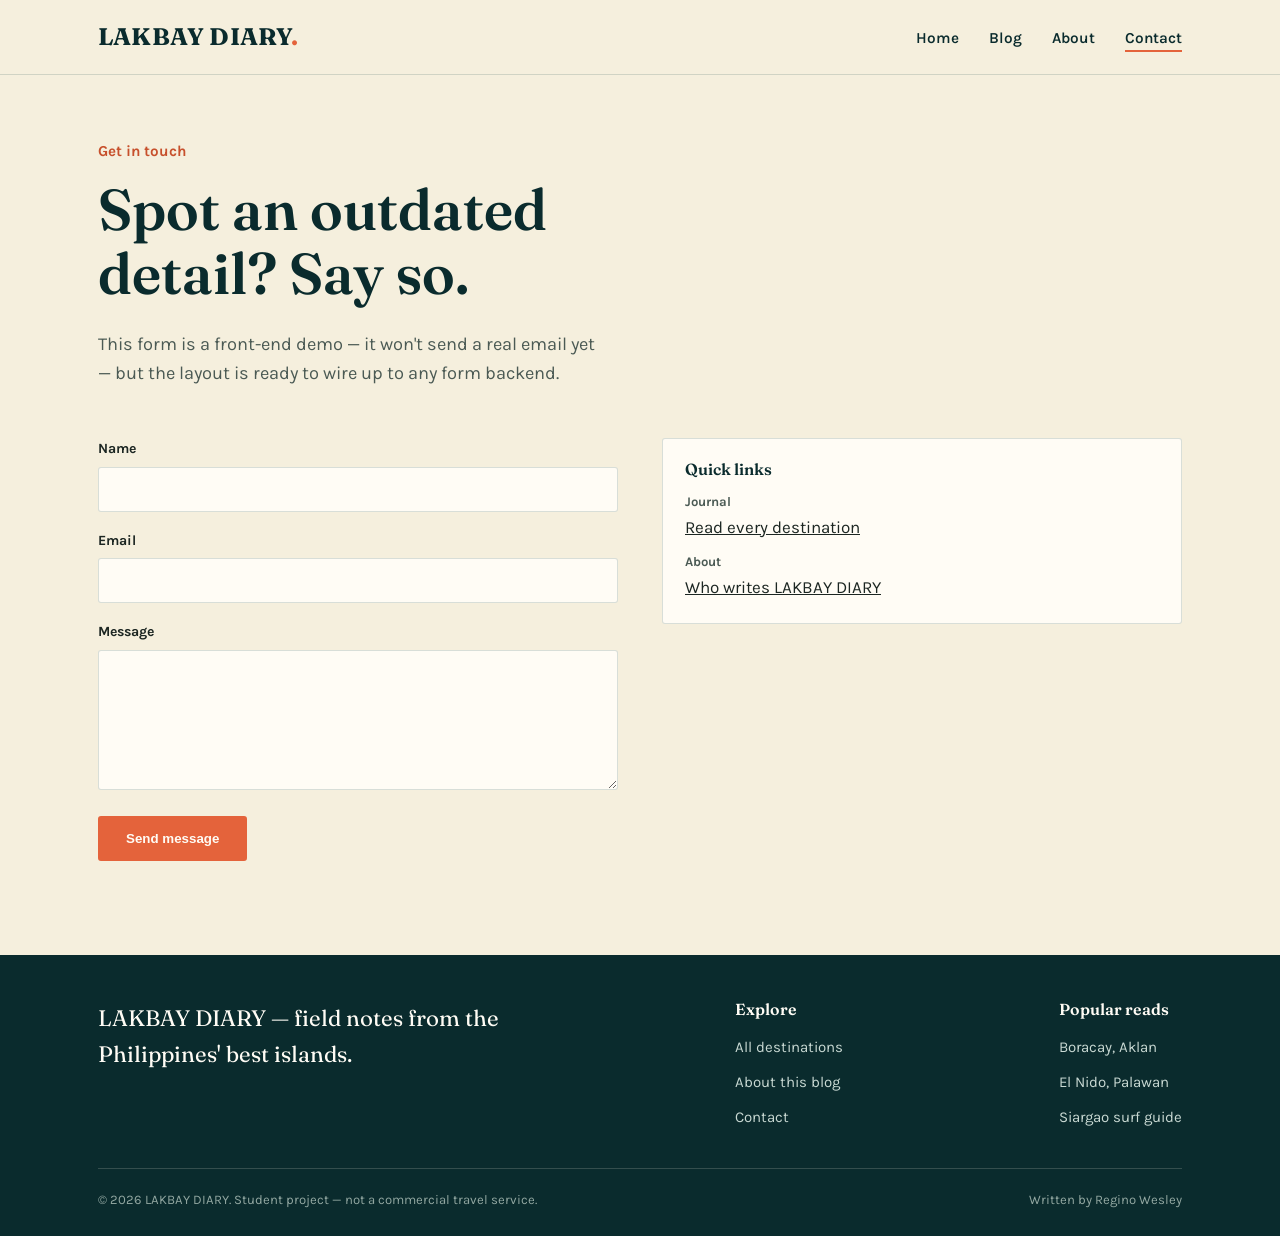
<file: contact.html>
<!DOCTYPE html>
<html lang="en">
<head>
<meta charset="UTF-8">
<meta name="viewport" content="width=device-width, initial-scale=1.0">
<title>Contact — Kapuluan</title>
<meta name="description" content="Get in touch with the Kapuluan travel journal.">
<link rel="stylesheet" href="css/style.css">
</head>
<body>
<header class="site-header">
    <nav class="nav">
      <a class="brand" href="index.html">LAKBAY DIARY<span>.</span></a>
      <button class="nav-toggle" aria-label="Toggle navigation" aria-expanded="false"><span></span></button>
      <ul class="nav-links">
        <li><a href="index.html">Home</a></li><li><a href="blog.html">Blog</a></li><li><a href="about.html">About</a></li><li><a href="contact.html" aria-current="page">Contact</a></li>
      </ul>
    </nav>
  </header>

  <main>
    <section class="hero" style="padding-bottom:20px;">
      <div class="wrap">
        <p class="hero-eyebrow-note">Get in touch</p>
        <h1 style="max-width:14ch;">Spot an outdated detail? Say so.</h1>
        <p class="lede">This form is a front-end demo — it won't send a real email yet — but the layout is ready to wire up to any form backend.</p>
      </div>
    </section>
    <section style="padding-top:10px;">
      <div class="wrap two-col">
        <div>
          <form id="contact-form">
            <div class="field">
              <label for="name">Name</label>
              <input id="name" name="name" type="text" required>
            </div>
            <div class="field">
              <label for="email">Email</label>
              <input id="email" name="email" type="email" required>
            </div>
            <div class="field">
              <label for="message">Message</label>
              <textarea id="message" name="message" rows="6" required></textarea>
            </div>
            <button class="btn" type="submit">Send message</button>
            <p id="form-note" style="display:none; margin-top:14px; color:var(--leaf); font-weight:600;"></p>
          </form>
        </div>
        <div class="sidebar-card">
          <h4>Quick links</h4>
          <dl>
            <dt>Journal</dt>
            <dd><a href="blog.html">Read every destination</a></dd>
            <dt>About</dt>
            <dd><a href="about.html">Who writes LAKBAY DIARY</a></dd>
          </dl>
        </div>
      </div>
    </section>
  </main>

<footer class="site-footer">
    <div class="wrap">
      <div class="footer-grid">
        <div>
          <p class="footer-brand">LAKBAY DIARY — field notes from the Philippines' best islands.</p>
        </div>
        <div>
          <h4>Explore</h4>
          <ul>
            <li><a href="blog.html">All destinations</a></li>
            <li><a href="about.html">About this blog</a></li>
            <li><a href="contact.html">Contact</a></li>
          </ul>
        </div>
        <div>
          <h4>Popular reads</h4>
          <ul>
            <li><a href="posts/boracay.html">Boracay, Aklan</a></li>
            <li><a href="posts/el-nido.html">El Nido, Palawan</a></li>
            <li><a href="posts/siargao.html">Siargao surf guide</a></li>
          </ul>
        </div>
      </div>
      <div class="footer-bottom">
        <span>&copy; 2026 LAKBAY DIARY. Student project — not a commercial travel service.</span>
        <span>Written by Regino Wesley</span>
      </div>
    </div>
  </footer>
<script src="js/main.js"></script>
</body>
</html>
</file>
<file: css/style.css>
/* ============================================================
   KAPULUAN — field notes from the Philippines' best islands
   Design tokens
   ============================================================ */

@import url('https://fonts.googleapis.com/css2?family=Fraunces:opsz,wght@9..144,400;9..144,500;9..144,600;9..144,700&family=Karla:wght@400;500;600;700&display=swap');

:root{
  --teal-deep:   #0F3F42;
  --teal-ink:    #0A2B2D;
  --sand:        #F5EFDD;
  --paper:       #FFFCF5;
  --coral:       #E4633B;
  --coral-dim:   #C7502C;
  --leaf:        #5A7F52;
  --ink:         #1C2622;
  --ink-soft:    #4B5A54;
  --line:        rgba(15,63,66,0.16);

  --font-display: 'Fraunces', Georgia, serif;
  --font-body: 'Karla', -apple-system, BlinkMacSystemFont, sans-serif;

  --max-w: 1140px;
  --radius: 3px;
}

*, *::before, *::after{ box-sizing: border-box; }
html{ scroll-behavior: smooth; }

body{
  margin:0;
  background: var(--sand);
  color: var(--ink);
  font-family: var(--font-body);
  font-size: 17px;
  line-height: 1.6;
  -webkit-font-smoothing: antialiased;
}

img{ max-width:100%; display:block; }

a{ color: inherit; }

.wrap{
  max-width: var(--max-w);
  margin: 0 auto;
  padding: 0 28px;
}

h1,h2,h3,h4{
  font-family: var(--font-display);
  font-weight: 600;
  line-height: 1.12;
  margin: 0 0 0.4em;
  color: var(--teal-ink);
}

p{ margin: 0 0 1.1em; max-width: 66ch; }

@media (prefers-reduced-motion: reduce){
  html{ scroll-behavior: auto; }
  *{ animation-duration: 0.001ms !important; transition-duration: 0.001ms !important; }
}

:focus-visible{
  outline: 2px solid var(--coral);
  outline-offset: 3px;
}

/* ---------- header / nav ---------- */
.site-header{
  position: sticky;
  top: 0;
  z-index: 40;
  background: var(--sand);
  border-bottom: 1px solid var(--line);
}

.nav{
  display:flex;
  align-items:center;
  justify-content:space-between;
  padding: 18px 28px;
  max-width: var(--max-w);
  margin: 0 auto;
}

.brand{
  font-family: var(--font-display);
  font-size: 1.5rem;
  font-weight: 700;
  color: var(--teal-ink);
  text-decoration:none;
  letter-spacing: 0.2px;
}
.brand span{ color: var(--coral); }

.nav-links{
  display:flex;
  gap: 30px;
  list-style:none;
  margin:0; padding:0;
}
.nav-links a{
  text-decoration:none;
  font-weight: 600;
  font-size: 0.96rem;
  color: var(--teal-ink);
  padding-bottom: 3px;
  border-bottom: 2px solid transparent;
  transition: border-color 0.15s ease;
}
.nav-links a:hover,
.nav-links a[aria-current="page"]{
  border-bottom-color: var(--coral);
}

.nav-toggle{
  display:none;
  background:none;
  border: 1.5px solid var(--teal-ink);
  border-radius: var(--radius);
  width: 42px; height: 38px;
  cursor:pointer;
  position: relative;
}
.nav-toggle span,
.nav-toggle span::before,
.nav-toggle span::after{
  content:"";
  position:absolute;
  left: 10px; right: 10px;
  height: 2px;
  background: var(--teal-ink);
}
.nav-toggle span{ top: 18px; }
.nav-toggle span::before{ top: -6px; }
.nav-toggle span::after{ top: 6px; }

@media (max-width: 760px){
  .nav-toggle{ display:block; }
  .nav-links{
    position: absolute;
    top: 100%; left:0; right:0;
    background: var(--paper);
    flex-direction: column;
    gap: 0;
    max-height: 0;
    overflow: hidden;
    border-bottom: 1px solid var(--line);
    transition: max-height 0.25s ease;
  }
  .nav-links.open{ max-height: 320px; }
  .nav-links li{ border-top: 1px solid var(--line); }
  .nav-links a{ display:block; padding: 16px 28px; border-bottom:none; }
  .nav-links a[aria-current="page"]{ color: var(--coral); }
}

/* ---------- hero ---------- */
.hero{
  padding: 64px 0 56px;
}
.hero-grid{
  display:grid;
  grid-template-columns: 1.1fr 0.9fr;
  gap: 48px;
  align-items:center;
}
.hero-eyebrow-note{
  color: var(--coral-dim);
  font-weight: 700;
  font-size: 0.95rem;
  margin-bottom: 14px;
}
.hero h1{
  font-size: clamp(2.4rem, 5vw, 3.6rem);
  max-width: 12ch;
}
.hero p.lede{
  font-size: 1.14rem;
  color: var(--ink-soft);
  max-width: 46ch;
}
.hero-figure{
  position: relative;
  border-radius: var(--radius);
  overflow: hidden;
  box-shadow: 10px 14px 0 var(--teal-deep);
}
.hero-figure img{ width:100%; height: 420px; object-fit: cover; }
.hero-figure figcaption{
  position:absolute; left:0; right:0; bottom:0;
  background: rgba(10,43,45,0.82);
  color: var(--sand);
  font-size: 0.85rem;
  padding: 9px 14px;
}

.btn{
  display:inline-block;
  background: var(--coral);
  color: var(--paper);
  text-decoration:none;
  font-weight: 700;
  padding: 13px 26px;
  border-radius: var(--radius);
  border: 2px solid var(--coral);
  transition: background 0.15s ease, color 0.15s ease;
}
.btn:hover{ background: transparent; color: var(--coral-dim); }
.btn-outline{
  background: transparent;
  color: var(--teal-ink);
  border-color: var(--teal-ink);
}
.btn-outline:hover{ background: var(--teal-ink); color: var(--sand); }

@media (max-width: 760px){
  .hero-grid{ grid-template-columns: 1fr; }
  .hero-figure{ order: -1; box-shadow: 6px 8px 0 var(--teal-deep); }
  .hero-figure img{ height: 260px; }
}

/* ---------- section headings ---------- */
.section-head{
  display:flex;
  justify-content:space-between;
  align-items: flex-end;
  gap: 20px;
  margin-bottom: 30px;
  border-bottom: 1px solid var(--line);
  padding-bottom: 16px;
}
.section-head h2{ font-size: 1.9rem; margin:0; }
.section-head .count{ color: var(--ink-soft); font-size: 0.95rem; white-space: nowrap; }

section{ padding: 54px 0; }
section.alt{ background: var(--paper); border-top: 1px solid var(--line); border-bottom: 1px solid var(--line); }

/* ---------- destination grid (index highlights) ---------- */
.dest-grid{
  display:grid;
  grid-template-columns: repeat(4, 1fr);
  gap: 22px;
}
.dest-card{
  text-decoration:none;
  color: var(--ink);
  display:block;
}
.dest-card .thumb{
  border-radius: var(--radius);
  overflow:hidden;
  aspect-ratio: 4/5;
}
.dest-card img{ width:100%; height:100%; object-fit:cover; transition: transform 0.4s ease; }
.dest-card:hover img{ transform: scale(1.05); }
.dest-card h3{
  font-size: 1.15rem;
  margin: 12px 0 2px;
}
.dest-card .loc{ color: var(--ink-soft); font-size: 0.88rem; }

@media (max-width: 900px){ .dest-grid{ grid-template-columns: repeat(2,1fr); } }
@media (max-width: 520px){ .dest-grid{ grid-template-columns: 1fr 1fr; gap: 14px; } }

/* ---------- blog listing (magazine grid) ---------- */
.mag-grid{
  display:grid;
  grid-template-columns: repeat(6, 1fr);
  grid-auto-rows: 10px;
  gap: 22px;
}
.mag-item{
  grid-column: span 3;
  grid-row: span 30;
  text-decoration:none;
  color: var(--ink);
  background: var(--paper);
  border: 1px solid var(--line);
  border-radius: var(--radius);
  overflow:hidden;
  display:flex;
  flex-direction:column;
}
.mag-item.featured{
  grid-column: span 6;
  grid-row: span 42;
  flex-direction: row;
}
.mag-item .thumb{ overflow:hidden; flex: 1 1 55%; }
.mag-item.featured .thumb{ flex-basis: 55%; }
.mag-item:not(.featured) .thumb{ height: 210px; }
.mag-item img{ width:100%; height:100%; object-fit:cover; transition: transform 0.4s ease; }
.mag-item:hover img{ transform: scale(1.04); }
.mag-body{ padding: 22px 24px; flex: 1 1 45%; display:flex; flex-direction:column; justify-content:center; }
.mag-item .tag{ color: var(--coral-dim); font-weight:700; font-size: 0.85rem; margin-bottom: 8px; }
.mag-item h3{ font-size: 1.4rem; margin-bottom: 8px; }
.mag-item.featured h3{ font-size: 2rem; }
.mag-item p{ color: var(--ink-soft); font-size: 0.96rem; margin-bottom: 0; }

@media (max-width: 900px){
  .mag-grid{ grid-template-columns: 1fr 1fr; }
  .mag-item{ grid-column: span 1 !important; grid-row: span 34 !important; flex-direction:column !important; }
  .mag-item .thumb{ height: 190px; flex-basis: auto; }
  .mag-item.featured h3{ font-size: 1.5rem; }
}
@media (max-width: 560px){
  .mag-grid{ grid-template-columns: 1fr; }
}

/* ---------- post page ---------- */
.post-hero{
  height: 46vh;
  min-height: 320px;
  position: relative;
  overflow:hidden;
}
.post-hero img{ width:100%; height:100%; object-fit:cover; }
.post-hero::after{
  content:"";
  position:absolute; inset:0;
  background: linear-gradient(180deg, rgba(10,43,45,0) 40%, rgba(10,43,45,0.78) 100%);
}
.post-hero-text{
  position:absolute; left:0; right:0; bottom:0;
  padding: 34px 28px;
  max-width: var(--max-w);
  margin: 0 auto;
  color: var(--sand);
}
.post-hero-text .tag{ color: #F3C6AE; font-weight:700; font-size: 0.9rem; margin-bottom: 6px; }
.post-hero-text h1{ color: var(--paper); font-size: clamp(2rem, 5vw, 3.1rem); margin-bottom: 0; }

.post-body{ padding: 48px 0 20px; }
.post-layout{
  display:grid;
  grid-template-columns: 2.1fr 1fr;
  gap: 52px;
}
.post-layout .content p{ max-width: none; font-size: 1.06rem; }
.post-layout .content h2{ font-size: 1.5rem; margin-top: 1.3em; }
.post-layout .content ul{ padding-left: 1.2em; color: var(--ink-soft); }
.post-layout .content li{ margin-bottom: 0.4em; }

.sidebar-card{
  background: var(--paper);
  border: 1px solid var(--line);
  border-radius: var(--radius);
  padding: 22px;
  margin-bottom: 20px;
}
.sidebar-card h4{ font-size: 1rem; margin-bottom: 12px; }
.sidebar-card dl{ margin:0; }
.sidebar-card dt{ font-weight:700; font-size: 0.82rem; color: var(--ink-soft); margin-top: 10px; }
.sidebar-card dd{ margin: 2px 0 0; }

@media (max-width: 820px){
  .post-layout{ grid-template-columns: 1fr; }
}

.post-nav{
  display:flex;
  justify-content:space-between;
  gap: 20px;
  border-top: 1px solid var(--line);
  margin-top: 34px;
  padding-top: 26px;
}
.post-nav a{ text-decoration:none; font-weight:700; color: var(--teal-ink); }
.post-nav a:hover{ color: var(--coral-dim); }
.post-nav .dir{ display:block; color: var(--ink-soft); font-weight: 500; font-size: 0.82rem; }

/* ---------- misc content blocks ---------- */
.callout{
  background: var(--teal-deep);
  color: var(--sand);
  border-radius: var(--radius);
  padding: 40px 36px;
  display:flex;
  justify-content:space-between;
  align-items:center;
  gap: 24px;
  flex-wrap: wrap;
}
.callout h2{ color: var(--paper); margin-bottom: 6px; }
.callout p{ color: #C9D9D3; margin-bottom:0; }

.two-col{
  display:grid;
  grid-template-columns: 1fr 1fr;
  gap: 44px;
  align-items:start;
}
@media (max-width: 760px){ .two-col{ grid-template-columns: 1fr; } }

.stat-row{
  display:flex;
  gap: 36px;
  flex-wrap: wrap;
  margin-top: 26px;
}
.stat{ min-width: 110px; }
.stat b{
  display:block;
  font-family: var(--font-display);
  font-size: 2.1rem;
  color: var(--coral-dim);
  line-height:1;
}
.stat span{ color: var(--ink-soft); font-size: 0.86rem; }

form{ max-width: 520px; }
.field{ margin-bottom: 18px; }
label{ display:block; font-weight:700; font-size: 0.88rem; margin-bottom: 6px; }
input, textarea{
  width:100%;
  font-family: var(--font-body);
  font-size: 1rem;
  padding: 12px 14px;
  border: 1.5px solid var(--line);
  border-radius: var(--radius);
  background: var(--paper);
  color: var(--ink);
}
input:focus, textarea:focus{ border-color: var(--coral); outline:none; }

/* ---------- footer ---------- */
.site-footer{
  background: var(--teal-ink);
  color: var(--sand);
  padding: 46px 0 26px;
  margin-top: 40px;
}
.footer-grid{
  display:flex;
  justify-content:space-between;
  gap: 30px;
  flex-wrap: wrap;
  border-bottom: 1px solid rgba(245,239,221,0.18);
  padding-bottom: 30px;
}
.footer-grid h4{ color: var(--paper); font-size: 1rem; margin-bottom: 14px; }
.footer-grid ul{ list-style:none; margin:0; padding:0; }
.footer-grid li{ margin-bottom: 8px; }
.footer-grid a{ color: #C9D9D3; text-decoration:none; font-size: 0.94rem; }
.footer-grid a:hover{ color: var(--coral); }
.footer-brand{ font-family: var(--font-display); font-size: 1.4rem; color: var(--paper); max-width: 30ch; }
.footer-bottom{
  display:flex;
  justify-content:space-between;
  padding-top: 20px;
  font-size: 0.82rem;
  color: #93A8A2;
  flex-wrap: wrap;
  gap: 8px;
}
</file>
